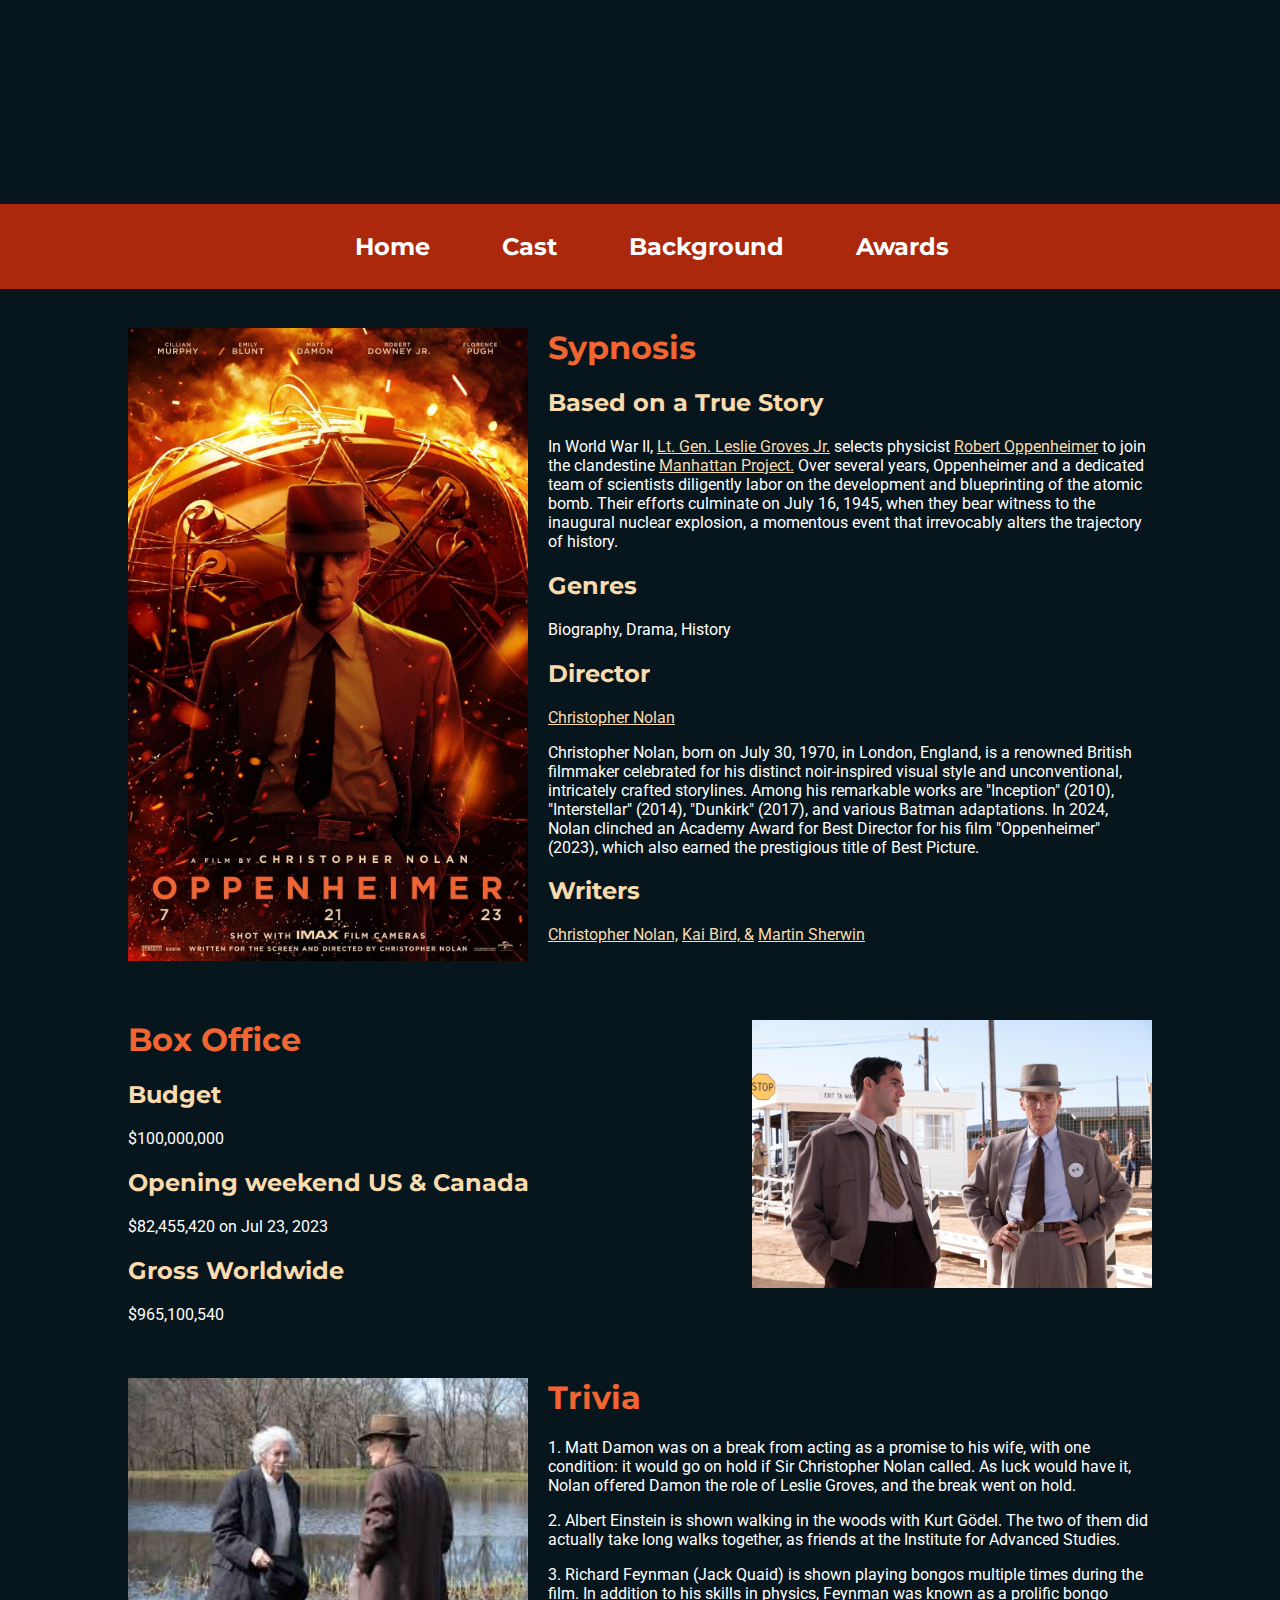
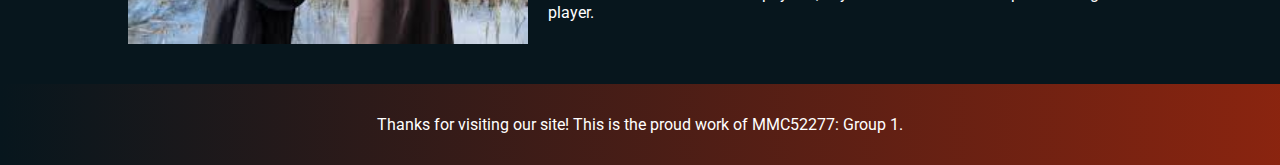
<file: index.html>
<!DOCTYPE html>
<html lang="en">
<head>
    <meta charset="UTF-8">
    <meta http-equiv="X-UA-Compatible" content="IE=edge">
    <meta name="viewport" content="width=device-width, initial-scale=1.0">
    <meta name="description" content="A website all about the movie Oppenheimer (2023)">
    <meta name="keywords" content="Oppenheimer, movie, 2023, Academy Awards">
    <meta name="author" content="Group 1 - MMC5277 - Spring 2024">
    <title>Home</title>

    <!-- Stylesheets -->
    <link rel="stylesheet" href="styles.css">

    <!-- Fonts -->
    <link href="https://fonts.googleapis.com/css?family=Montserrat:400,700&display=swap" rel="stylesheet">
    <link href="https://fonts.googleapis.com/css?family=Roboto:400,700&display=swap" rel="stylesheet">
</head>

<body class="body__container bg-licorice">

    <header class="title">
        <h1 class="title__header">Oppenheimer</h1>
    </header>

    <nav class="navbar">
        <div class="navbar__links">
            <a href="./index.html" class="navbar__item">Home</a>
            <a href="./cast.html" class="navbar__item">Cast</a>
            <a href="./background.html" class="navbar__item">Background</a>
            <a href="./awards.html" class="navbar__item">Awards</a>
        </div>
    </nav>

    <main>
        <section class="section">
            <img src="images/s-l1600.jpg" alt="Oppenheimer Official Poster" class="section__image--left">
            <h1 class="section__header section__header--1 text-white">Sypnosis</h1>
            <h2 class="section__header section__header--2">Based on a True Story</h2>
            <p> In World War II, <a href="https://www.nps.gov/people/manhattan-project-leaders-leslie-richard-groves-jr.htm">Lt. Gen. Leslie Groves Jr.</a> selects physicist <a href="https://www.nps.gov/people/manhattan-project-scientists-j-robert-oppenheimer.htm">Robert Oppenheimer</a> to join the clandestine <a href="https://www.nps.gov/mapr/learn/manhattan-project.htm#:~:text=The%20Manhattan%20Project%20was%20an,atomic%20weapons%20before%20Nazi%20Germany.">Manhattan Project.</a> Over several years, Oppenheimer and a dedicated team of scientists diligently labor on the development and blueprinting of the atomic bomb. Their efforts culminate on July 16, 1945, when they bear witness to the inaugural nuclear explosion, a momentous event that irrevocably alters the trajectory of history.</p>
            <h2 class="section__header section__header--2">Genres</h2>
            <p>Biography, Drama, History</p>
            <h2 class="section__header section__header--2">Director</h2>
            <p><a href="https://www.imdb.com/name/nm0634240/?ref_=nmbio_ov">Christopher Nolan</a></p>
            <p>Christopher Nolan, born on July 30, 1970, in London, England, is a renowned British filmmaker celebrated for his distinct noir-inspired visual style and unconventional, intricately crafted storylines. Among his remarkable works are "Inception" (2010), "Interstellar" (2014), "Dunkirk" (2017), and various Batman adaptations. In 2024, Nolan clinched an Academy Award for Best Director for his film "Oppenheimer" (2023), which also earned the prestigious title of Best Picture.</p>
            <h2 class="section__header section__header--2">Writers</h2>
            <p><a href="https://www.imdb.com/name/nm0634240/?ref_=nmbio_ov">Christopher Nolan,</a> <a href="https://www.imdb.com/name/nm3284831/?ref_=tt_ov_wr">Kai Bird, &</a> <a href="https://www.imdb.com/name/nm2452558/?ref_=tt_ov_wr">Martin Sherwin</a></p>
        </section>

        <section class="section">
            <img src="images/Screenshot 2024-04-03 at 11.56.46 AM.png" alt="Cillian Murphy and Benny Safdie in Oppenheimer (2023)" class="section__image--right">
            <h1 class="section__header section__header--1">Box Office</h1>
            <h2 class="section__header section__header--2">Budget</h2>
            <p>$100,000,000</p>
            <h2 class="section__header section__header--2">Opening weekend US & Canada</h2>
            <p>$82,455,420 on Jul 23, 2023</p>
            <h2 class="section__header section__header--2">Gross Worldwide</h2>
            <p>$965,100,540</p>
        </section>

        <section class="section">
            <img src="images/download-2.jpg" alt="Albert Einstein and Robert Oppenheimer in the movie" class="section__image--left">
            <h1 class="section__header section__header--1">Trivia</h1>
            <p>1. Matt Damon was on a break from acting as a promise to his wife, with one condition: it would go on hold if Sir Christopher Nolan called. As luck would have it, Nolan offered Damon the role of Leslie Groves, and the break went on hold.</p>
            <p>2. Albert Einstein is shown walking in the woods with Kurt Gödel. The two of them did actually take long walks together, as friends at the Institute for Advanced Studies.</p>
            <p>3. Richard Feynman (Jack Quaid) is shown playing bongos multiple times during the film. In addition to his skills in physics, Feynman was known as a prolific bongo player.</p>
    </section>


    </main>

    <footer class="footer bg-rufous">
        <p>Thanks for visiting our site! This is the proud work of MMC52277: Group 1.</p>
    </footer>
</body>
</html>
</file>
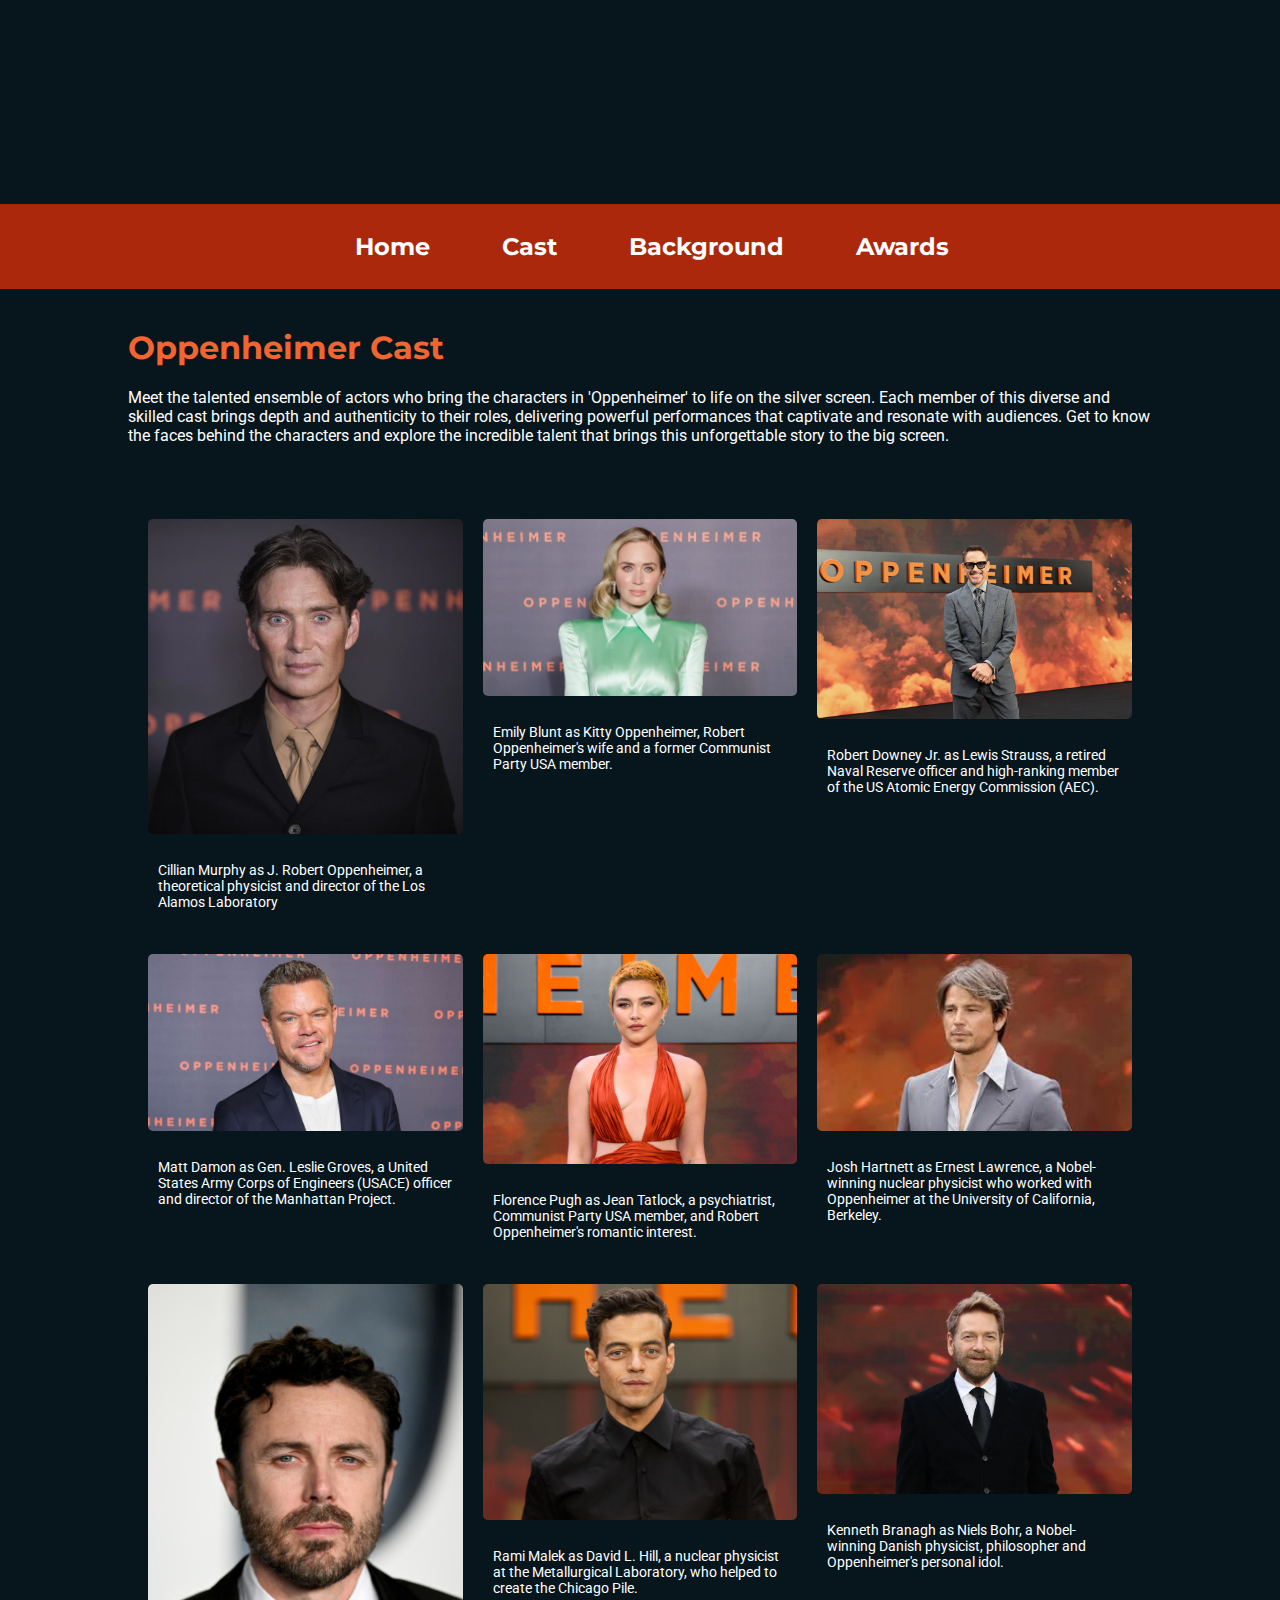
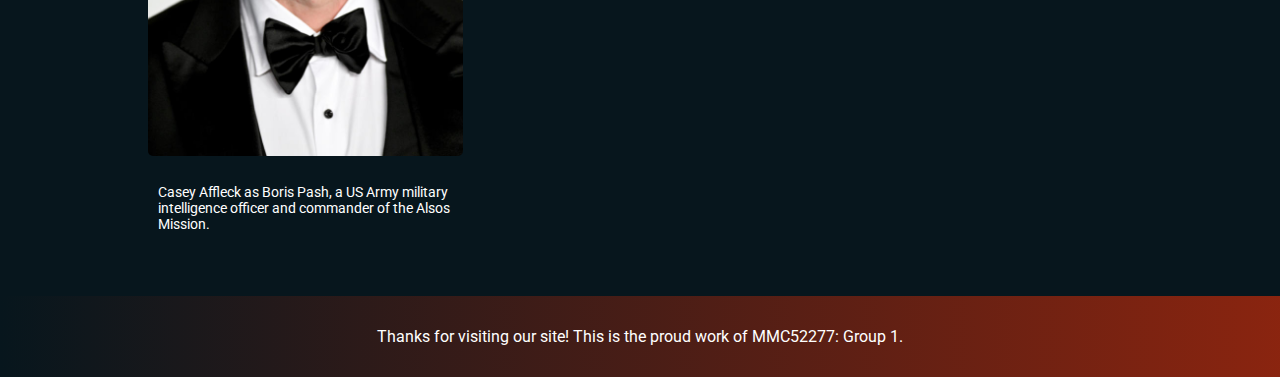
<file: cast.html>
<!DOCTYPE html>
<html lang="en">
<head>
    <meta charset="UTF-8">
    <meta http-equiv="X-UA-Compatible" content="IE=edge">
    <meta name="viewport" content="width=device-width, initial-scale=1.0">
    <meta name="description" content="A website all about the movie Oppenheimer (2023)">
    <meta name="keywords" content="Oppenheimer, movie, 2023, Academy Awards">
    <meta name="author" content="Group 1 - MMC5277 - Spring 2024">
    <title>Cast</title>
    <link rel="stylesheet" href="styles.css">
    <link href="https://fonts.googleapis.com/css?family=Montserrat:400,700&display=swap" rel="stylesheet">
    <link href="https://fonts.googleapis.com/css?family=Roboto:400,700&display=swap" rel="stylesheet">
</head>
<body class="body__container bg-licorice">

    <header class="title">
        <h1 class="title__header">Oppenheimer</h1>
    </header>

    <nav class="navbar">
        <div class="navbar__links">
            <a href="./index.html" class="navbar__item">Home</a>
            <a href="./cast.html" class="navbar__item">Cast</a>
            <a href="./background.html" class="navbar__item">Background</a>
            <a href="./awards.html" class="navbar__item">Awards</a>
        </div>
    </nav>

    <main>
        <section class="section">
            <h1 class="section__header section__header--1">Oppenheimer Cast</h1>
            <p>Meet the talented ensemble of actors who bring the characters in 'Oppenheimer' to life on the silver screen. Each member of this diverse and skilled cast brings depth and authenticity to their roles, delivering powerful performances that captivate and resonate with audiences. Get to know the faces behind the characters and explore the incredible talent that brings this unforgettable story to the big screen.</p>
        </section>
        <section class="img_card__container">
            <div class="img_card">
                <img class="img_card__img" src="images/oppenheimer/Cillian Murphy.png" alt="Cillian Murphy as J. Robert Oppenheimer">
             <p class="img_card__text"> 
                Cillian Murphy as J. Robert Oppenheimer, a theoretical physicist and director of the Los Alamos Laboratory</p>
            </div>
            <div class="img_card">
                <img class="img_card__img" src="images/oppenheimer/emily blunt.png" alt="Emily Blunt as Kitty Oppenheimer">
                <p class="img_card__text"> 
                Emily Blunt as Kitty Oppenheimer, Robert Oppenheimer's wife and a former Communist Party USA member.</p>
            </div>
            <div class="img_card">
                <img class="img_card__img" src="images/oppenheimer/robert downey jr.png" alt="Robert Downey Jr.  as Lewis Strauss">
                <p class="img_card__text">
                 Robert Downey Jr. as Lewis Strauss, a retired Naval Reserve officer and high-ranking member of the US Atomic Energy Commission (AEC).</p>
             </div>
            <div class="img_card">
                <img class="img_card__img" src="images/oppenheimer/matt damon.png" alt="Matt Damon as Gen. Leslie Groves">
                <p class="img_card__text">
                Matt Damon as Gen. Leslie Groves, a United States Army Corps of Engineers (USACE) officer and director of the Manhattan Project. </p>
            </div>
            <div class="img_card">
                <img class="img_card__img" src="images/oppenheimer/Florence Pugh.png" alt="Florence Pugh as Jean Tatlock">
                <p class="img_card__text">
                Florence Pugh as Jean Tatlock,  a psychiatrist, Communist Party USA member, and Robert Oppenheimer's romantic interest. </p>
            </div>
            <div class="img_card">
                <img class="img_card__img" src="images/oppenheimer/josh hartnett.png" alt="Josh Hartnett as Ernest Lawrence">
                <p class="img_card__text">
                Josh Hartnett as Ernest Lawrence, a Nobel-winning nuclear physicist who worked with Oppenheimer at the University of California, Berkeley.</p>
            </div>
            <div class="img_card">
                <img class="img_card__img" src="images/oppenheimer/casey affleck.png" alt="Casey Affleck as Boris Pash">
             <p class="img_card__text">
                Casey Affleck as Boris Pash, a US Army military intelligence officer and commander of the Alsos Mission.</p>
            </div>
            <div class="img_card">
                <img class="img_card__img" src="images/oppenheimer/rami malek.png" alt="Rami Malek as David L. Hill">
             <p class="img_card__text">
                Rami Malek as David L. Hill, a nuclear physicist at the Metallurgical Laboratory, who helped to create the Chicago Pile.</p>
            </div>
            <div class="img_card">
                <img class="img_card__img" src="images/oppenheimer/kenneth branagh.png" alt="Kenneth Branagh as Niels Bohr">
             <p class="img_card__text">
                Kenneth Branagh as Niels Bohr, a Nobel-winning Danish physicist, philosopher and Oppenheimer's personal idol.</p>
            </div>
        </section>
    </main>

    <footer class="footer bg-rufous">
        <p>Thanks for visiting our site! This is the proud work of MMC52277: Group 1.</p>
    </footer>
</body>
</html>
</file>
<file: styles.css>
/* Color Palette */
:root {
  --color-licorice: #07161D;
  --color-deep-carrot-orange: #F26530;
  --color-white: #FFFFFF;
  --color-rufous: #AB280C;
  --color-peach-yellow: #F9DBAE;
}

/* Body */
body {
width: 100vw;
margin: 0;
padding: 0;
}

/* Utility classes for background colors */
.bg-licorice { background-color: var(--color-licorice); }
.bg-deep-carrot-orange { background-color: var(--color-deep-carrot-orange); }
.bg-white { background-color: var(--color-white); }
.bg-rufous { background-color: var(--color-rufous); }
.bg-peach-yellow { background-color: var(--color-peach-yellow); }


/* Utility classes for text colors */
.text-licorice { color: var(--color-licorice); }
.text-deep-carrot-orange { color: var(--color-deep-carrot-orange); }
.text-white { color: var(--color-white); }
.text-rufous { color: var(--color-rufous); }
.text-peach-yellow { color: var(--color-peach-yellow); }


.section{
margin-right: 10%;
margin-left: 10%;
margin-top: 3%;
}

.section__header {
font-family: 'Montserrat', sans-serif;
font-weight: bold;
}

.section__header--1 {
font-size: 32px;
color: var(--color-deep-carrot-orange);
}

.section__header--2 {
font-size: 24px;
color: var(--color-peach-yellow);
}

.section__header--3 {
font-size: 18px;
color: var(--color-deep-carrot-orange);
}

.section__header--4 {
font-size: 16px;
color: var(--color-deep-carrot-orange);
}

.section__header--5 {
font-size: 13px;
color: var(--color-deep-carrot-orange);
}

.section__text {
font-family: 'Roboto', sans-serif;
font-size: 12px;
color: var(--color-white);
}

.section__image--left {
float: left; 
margin-right: 20px; 
margin-bottom: 20px; 
width: 400px; 
max-width: 100%;
height: auto; 
}

.section__image--right {
float: right; 
margin-left: 20px; 
margin-bottom: 20px; 
width: 400px; 
max-width: 100%;
height: auto; 
}


.section::after {
content: "";
display: table;
clear: both;
}


/* Paragraph and link text */
p {
color: var(--color-white);
font-family: 'Roboto';
font-size: 16px;
}

a {
color: var(--color-peach-yellow);
font-family: 'Roboto';
font-size: 16px;
}


/* Website Title Header */
.title{
display: flex;
justify-content: center;
background-image: url('https://woforgmedia.wordonfire.org/wp-content/uploads/2023/07/15093031/full.5664a8.jpg'); 
background-size: cover;
width: 100%;
box-sizing: border-box;
}

.title__header{
font-family: 'Montserrat', sans-serif;
font-weight: bold;
font-size: 80px; 
color: var(--color-licorice);
}




/* Navbar styles */
.navbar {
display: flex;
justify-content: space-between;
align-items: flex-start;
background-color: var(--color-rufous);
padding: 1em;
width: 100%;
box-sizing: border-box;
}

.navbar__item {
text-decoration: none;
color: var(--color-white); 
font-size: 24px; 
margin-left: 1em; 
font-family: 'Montserrat', sans-serif;
font-weight: bold;
transition: transform 250ms;
}

.navbar__item:hover {
transform: translateY(-5px);
color: var(--color-licorice)
}

.navbar__links {
display: flex;
justify-content: center;
flex: 1;
}


/* Footer animation */
@keyframes gradient-animation {
0% {
  background-position: left bottom;
}
50% {
  background-position: right bottom;
}
100% {
  background-position: left bottom;
}
}

/* Footer */
.footer {
display: flex;
justify-content: center;
align-items: center;
font-family: 'Montserrat', sans-serif;
padding: 15px;
margin-top: 20px;
color: var(--color-white); 

/* Gradient background */
background: linear-gradient(to left, var(--color-licorice), var(--color-deep-carrot-orange), var(--color-peach-yellow), var(--color-rufous), var(--color-licorice));
background-size: 500% 500%;

/* Animation */
animation: gradient-animation 10s ease infinite;
}



/* Media Queries */

/* Large devices (desktops, 992px and up) */
@media (min-width: 992px) {
.navbar__item {
  font-size: 24px; 
  padding: 0.5em 1em; 
}

.title__header{
  font-size: 80px; 
}
}

/* Medium devices (tablets, 768px and up) */
@media (min-width: 768px) and (max-width: 991px) {
.navbar__item {
  font-size: 20px; 
  padding: 0.5em 0.75em; 
}

.title__header{
  font-size: 48px; 
}
}

/* Small devices (landscape phones, 576px and up) */
@media (min-width: 576px) and (max-width: 767px) {
.navbar__item {
  font-size: 18px; 
  padding: 0.5em 0.5em; 
}

.title__header{
  font-size: 36px; 
}
}

/* Extra small devices (phones, less than 576px) */
@media (max-width: 575px) {
.navbar {
  display: flex;
  flex-direction: column; 
  align-items: center; 
  justify-content: center; 
  padding: 1em;
}

.navbar__item {
  font-size: 16px; 
  padding: 0.5em;
  text-align: center; 
  width: 100%; 
}

.navbar__links {
  display: flex;
  flex-direction: column; 
  width: 100%; 
  align-items: center; 
  justify-content: center; 
}

.title__header {
  font-size: 32px;
  padding: 0.5em;
  text-align: center;
  width: 100%;
  margin-bottom: 0.5em;
}

.title {
  padding: 0;
  width: 100%;
}
}

/* Awards Page CSS */

.award {
background-color: #F26530;
display: block;
margin-left: auto;
margin-right: auto;
width: 100vw;
}



.award__div{
margin-right: 10%;
margin-left: 10%;
margin-top: 3%;
display: grid;
grid-template-columns: 1fr 1fr 1fr;
gap: 2rem;
align-items: center;
}

.award__img {
height: 100px;
width: 100px;
border-radius: 50%;
}

.award__title {

display: flex;
justify-content: center;
background-image: url('https://t4.ftcdn.net/jpg/05/71/10/89/240_F_571108914_NBZnrYhx6iYRGelgFYSJcVAbYts3P5lw.jpg');
font-family: 'Montserrat', sans-serif;
font-weight: bold;
background-size: cover;
width: 100%;
height: 200px;
box-sizing: border-box;
color: var(--color-deep-carrot-orange);
font-size: 80px;
}

.award__subheader {
font-family: 'Montserrat', sans-serif;
font-weight: bold;
color: #F26530;
font-size: 32px;
color: var(--color-deep-carrot-orange);
}

.award__text {
max-width: 90%;
margin-top: 20px;
margin-bottom: 50px;
}

.award__img:hover {
transform: translateY(-10px);
transition: 250ms;
}

/* Cast CSS */
.jumbotron {
position: relative;
text-align: center;
}

.jumbotron {
width: 100%;
}

.overlay {
position: absolute;
top: 0;
left: 0;
width: 100%;
height: 100%;
background-color: #07161D;
}

.content {
position: absolute;
top: 50%;
left: 50%;
transform: translate(-50%, -50%);
color: white;
}

.img_card__container {
display: grid;
grid-template-columns: repeat(auto-fill, minmax(250px, 1fr));
gap: 20px;
margin-right: 10%;
margin-left: 10%;
margin-top: 3%;
padding: 20px;
}

.img_card {
width: 100%;
}

.img_card__img {
width: 100%;
height: auto;
border-radius: 5px; 
}

.img_card__text {
font-family: 'Roboto', sans-serif;
font-size: 14px; 
color: var(--color-white);
padding: 10px; 
}
</file>
